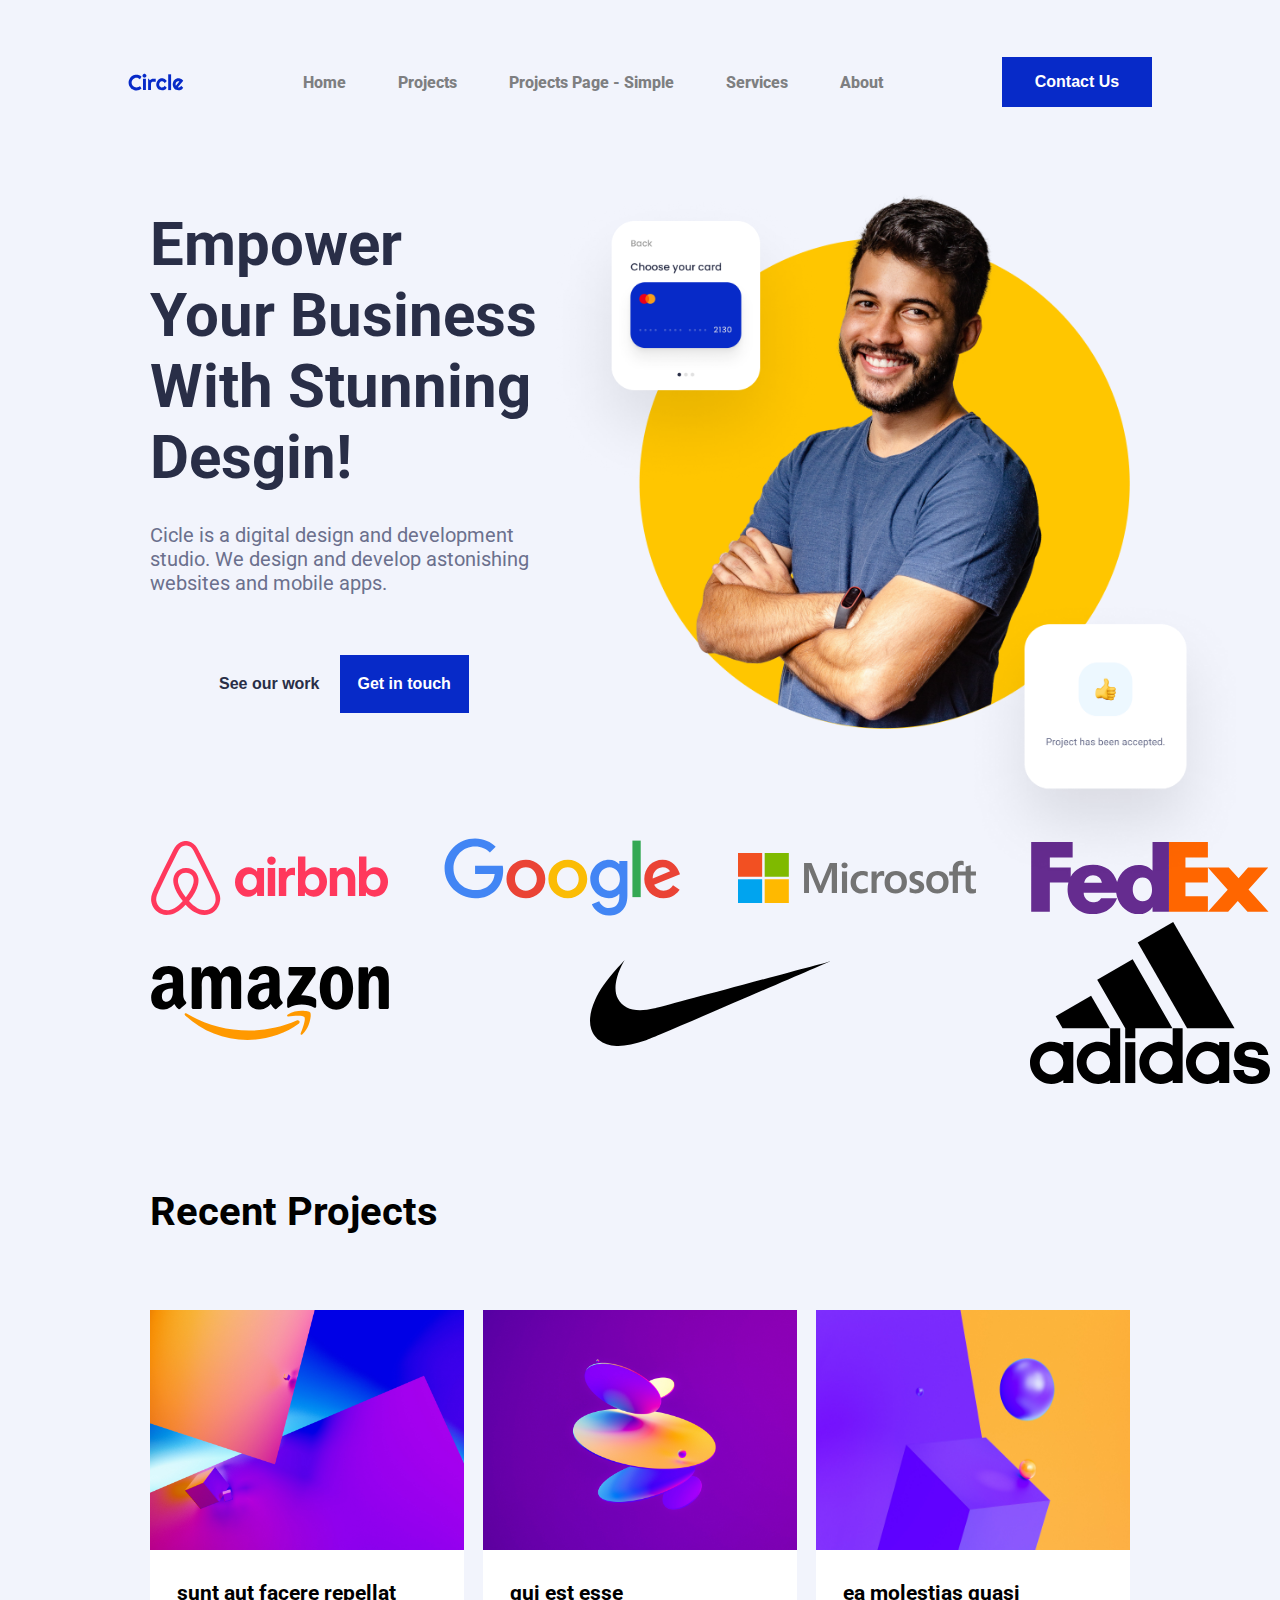
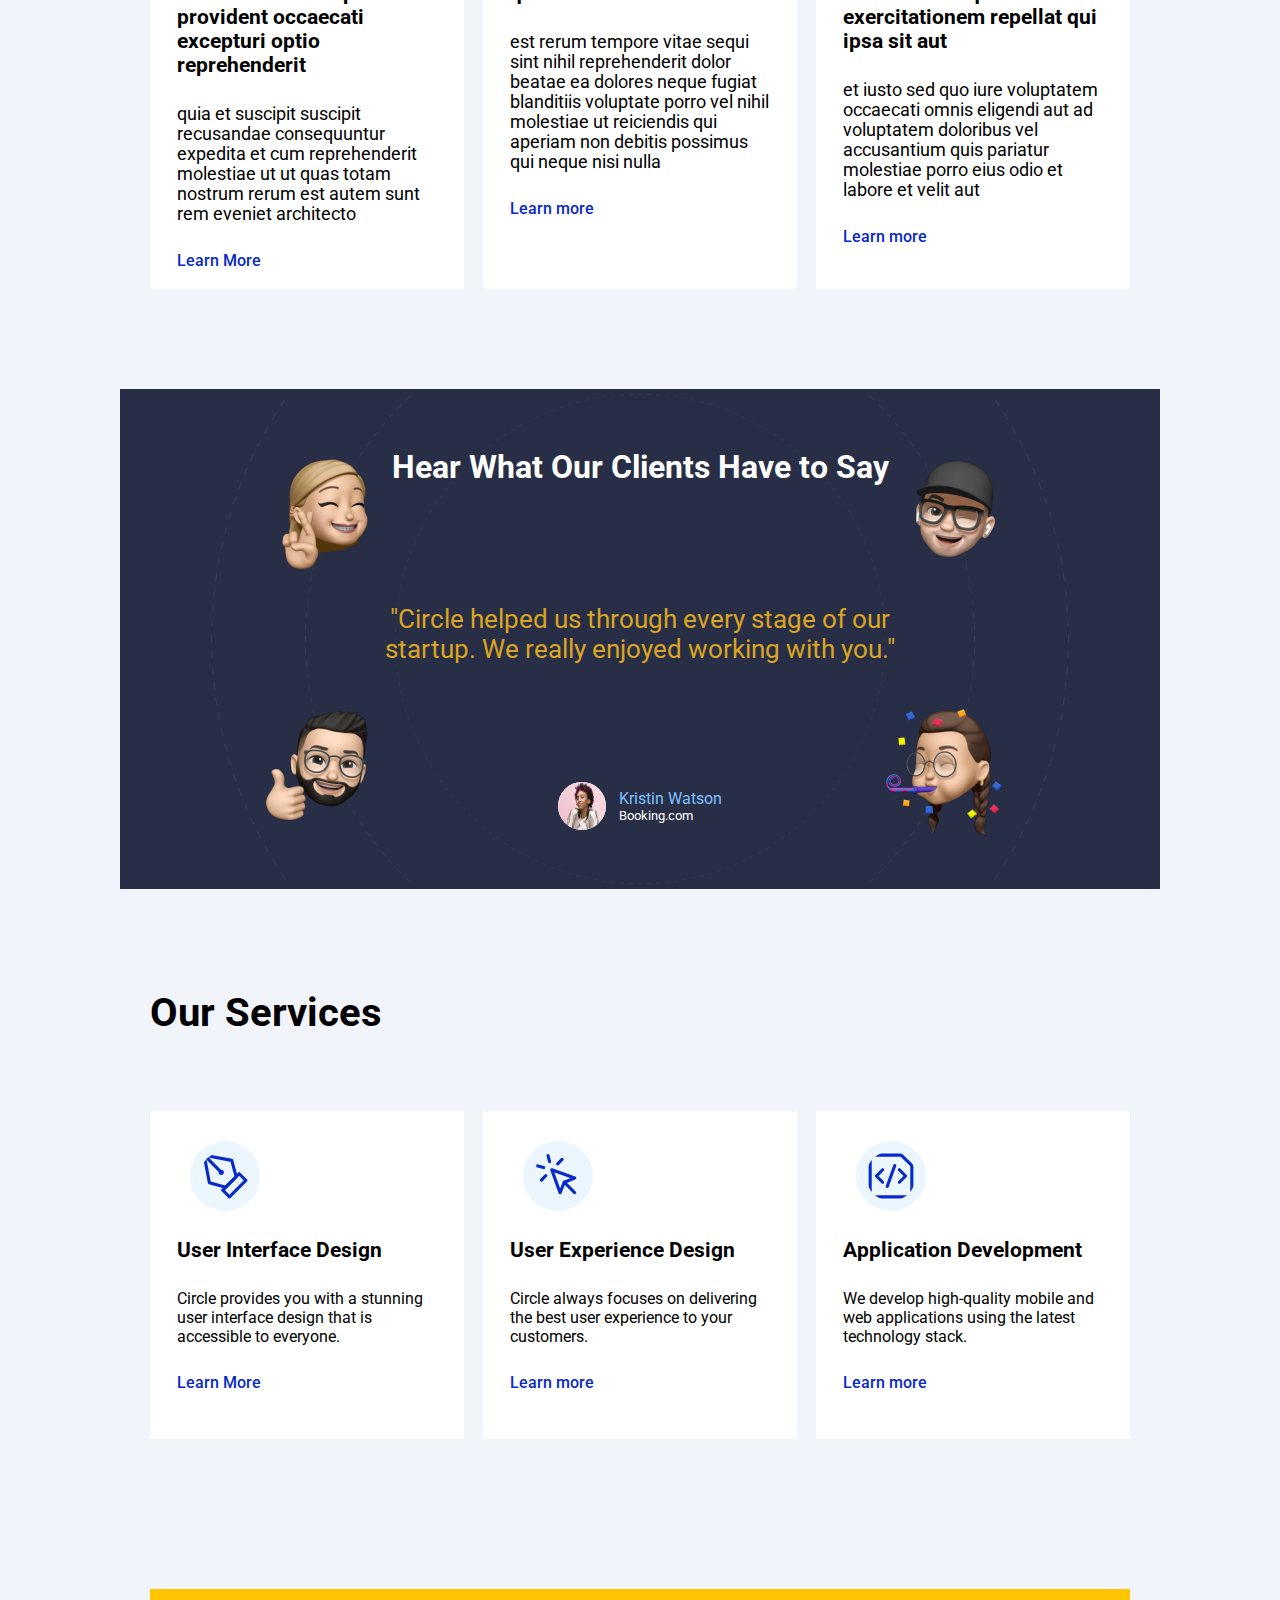
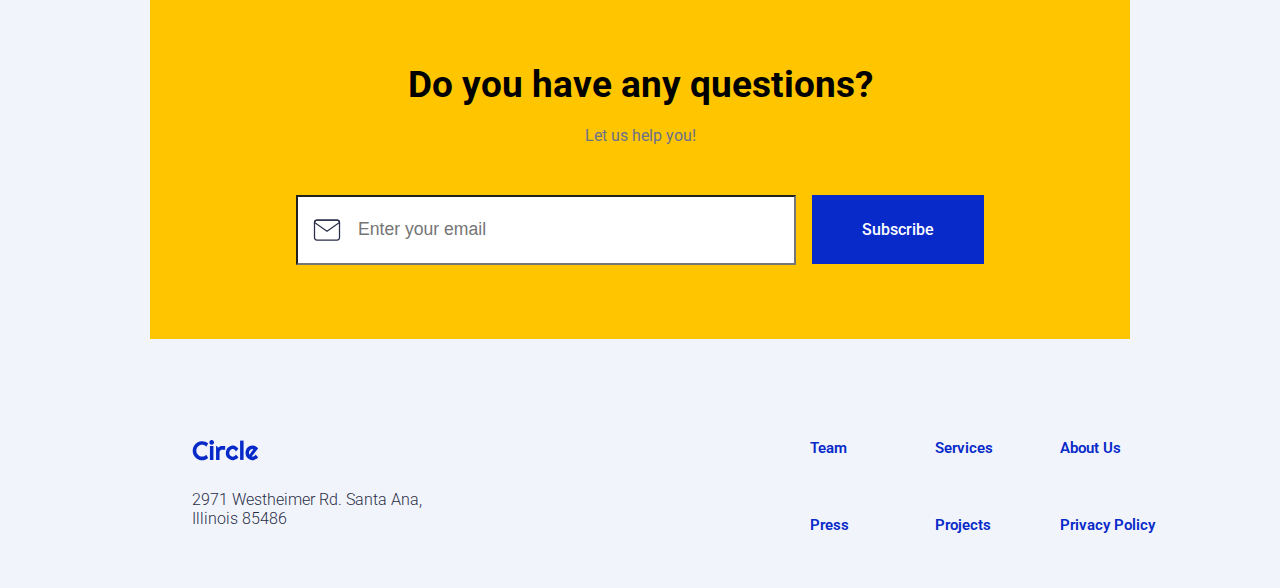
<file: midterm-project-boiler/index.html>
<!DOCTYPE html>
<html lang="en">
  <head>
    <meta charset="UTF-8" />
    <meta http-equiv="X-UA-Compatible" content="IE=edge" />
    <meta name="viewport" content="width=device-width, initial-scale=1.0" />
    <title>Circle Agency</title>
    <link rel="stylesheet" href="resources/styles/style.css" />
    <link rel="stylesheet" href="resources/styles/contact.css" />
    <link rel="stylesheet" href="resources/styles/project.css" />
  </head>
  <body>
    <header class="container">
      <nav class="menu">
        <img src="resources/images/logos/circle.svg" alt="circle"> 
        <ul id="lista">
          <li> <a href="./index.html"> Home</a> </li>
          <li> <a href="#projets"> Projects  </a></li>
          <li> <a href="./project.html"> Projects Page - Simple</a> </li>
          <li> <a href="#services"> Services  </a></li>
          <li> <a href="#about"> About  </a></li>
      </ul>
      <button class="btnContacto type="submit"  onclick="location.href='contact-us.html'">Contact Us</button>
    </nav>
  </header>

<section class="sectionHero">
  <div class="hero">
    <div class="heroText">
    <h1>Empower Your Business With Stunning Desgin!</h1>
    <p>Cicle is a digital design and development studio. We design and develop astonishing websites and mobile apps.</p>

  <div class="btnHero">
    <button class="btnWork" type="button"  onclick="location.href='index.html'">See our work</button>

    <button class="btnTouch" type="button"  onclick="location.href='contact-us.html'">Get in touch</button>
  </div>
  </div>
</div>

  <div class="imgHero">
    <img id="card1" src="./resources/images/hero-section/card-1.png" alt="card">
    <img id="imgHero" src="./resources/images/hero-section/hero-image.png" alt="hero">
    <img id="card2" src="./resources/images/hero-section/card-2.png" alt="card2">
  </div>
</section>

  <section class="logos">
    <a target="_blank" href="https://www.airbnb.es/">
      <img src="./resources/images/logos/airbnb-logo.svg" alt="airbnb">
    </a>
    <a target="_blank" href="https://www.google.com/">
      <img src="./resources/images/logos/google-logo.svg" alt="google">
    </a>
    <a target="_blank" href="https://www.microsoft.com/">
      <img src="./resources/images/logos/microsoft-logo.svg" alt="microsoft">
    </a>
    <a target="_blank" href="https://www.fedex.com/">
      <img src="./resources/images/logos/fedex-logo.svg" alt="fedex">
    </a>
    <a target="_blank" href="https://www.amazon.com/">
      <img src="./resources/images/logos/amazon-logo.svg" alt="amazon">
    </a>
    <a target="_blank" href="https://www.nike.com/">
      <img src="./resources/images/logos/Logo_NIKE.svg" alt="">
    </a>
    <a target="_blank" href="https://www.adidas.com/">
      <img src="./resources/images/logos/Adidas_Logo.svg" alt="adidas">
    </a>
  </section>

  <section class="sectionProject">
    <div class="projectTitulo">
    <h2>Recent Projects</h2>
    </div>
    <div class="projectsDiv">
    <div class="project">
        <img src="./resources/images/projects-section/1.jpg" alt="Project1">
        <h3>sunt aut facere repellat provident occaecati excepturi optio reprehenderit</h3>
        <p>quia et suscipit
          suscipit recusandae consequuntur expedita et cum
          reprehenderit molestiae ut ut quas totam
          nostrum rerum est autem sunt rem eveniet architecto</p>
          <a href="./index.html">Learn More</a>
        </div>
          
        <div class="project">
          <img src="./resources/images/projects-section/2.jpg" alt="">
          <h3>qui est esse</h3>
          <p>est rerum tempore vitae
            sequi sint nihil reprehenderit dolor beatae ea dolores neque
            fugiat blanditiis voluptate porro vel nihil molestiae ut reiciendis
            qui aperiam non debitis possimus qui neque nisi nulla</p>
            <a href="./index.html">Learn more</a>
        </div>

        <div class="project">
          <img src="./resources/images/projects-section/3.jpg" alt="">
          <h3>ea molestias quasi exercitationem repellat qui ipsa sit aut</h3>
          <p>et iusto sed quo iure
            voluptatem occaecati omnis eligendi aut ad
            voluptatem doloribus vel accusantium quis pariatur
            molestiae porro eius odio et labore et velit aut</p>
            <a href="./index.html">Learn more</a>
      </div>
      </div>
  </section>
 
<section class="testimonialSection">
  
  <img id="emoji1"src="./resources/images/testimonial-section/memoji-1.png" alt="emoji1">
  <img id="emoji2"src="./resources/images/testimonial-section/memoji-2.png" alt="emoji2">
  <img id="emoji3"src="./resources/images/testimonial-section/memoji-3.png" alt="emoji3">
  <img id="emoji4"src="./resources/images/testimonial-section/memoji-4.png" alt="emoji4">
  
<div class="testimonialText">
  <h2>Hear What Our Clients Have to Say</h2>
  <p>"Circle helped us through every stage of our startup. We really enjoyed working with you."</p>


  <div class="kristin">
    <img src="./resources/images/testimonial-section/profile.png" alt="kristin">
    <div>
      <h4>Kristin Watson</h4>
      <h5>Booking.com</h5>
    </div>
  </div>
</div>
</section>

<section class="sectionServices">
  <div class="servicesTitulo">
  <h2>Our Services</h2>
  </div>
  <div class="servicesDiv">
  <div class="services">
      <img src="./resources/images/services-section/icons/1.svg" alt="">
      <h3>User Interface Design</h3>
      <p>Circle provides you with a stunning user interface design that is accessible to everyone.</p>
        <a href="./index.html">Learn More</a>
      </div>
        
      <div class="services">
        <img src="./resources/images/services-section/icons/2.svg" alt="">
        <h3>User Experience Design</h3>
        <p>Circle always focuses on delivering the best user experience to your customers.</p>
          <a href="./index.html">Learn more</a>
      </div>

      <div class="services">
        <img src="./resources/images/services-section/icons/3.svg" alt="">
        <h3>Application Development</h3>
        <p>We develop high-quality mobile and web applications using the latest technology stack.</p>
        <a href="./index.html">Learn more</a>
    </div>
    </div>
</section>

<section class="questions">
  <div class="tituloQuestions">
    <h2>Do you have any questions?</h2>
  </div>
  <p>Let us help you!</p>
  <div class="emailQuestions">
    <input id="btnEmail"type="text" placeholder="Enter your email" required>
    <a id="btnSubscribe" href="./index.html">Subscribe</a>
  </div>
</section>
  
<footer class="sectionFooter">
  <div class="footerImg">
    <img src="./resources/images/logos/circle.svg" alt="cicleLogo">
    <p> 2971 Westheimer Rd. Santa Ana, Illinois 85486</p>
  </div>
  <div class="links">
    <a href="">Team</a>
    <a href="">Services</a>
    <a href="">About Us</a>
    <a href="">Press</a>
    <a href="">Projects</a>
    <a href="">Privacy Policy</a>
  </div>
</footer>

  </body>
</html>
</file>
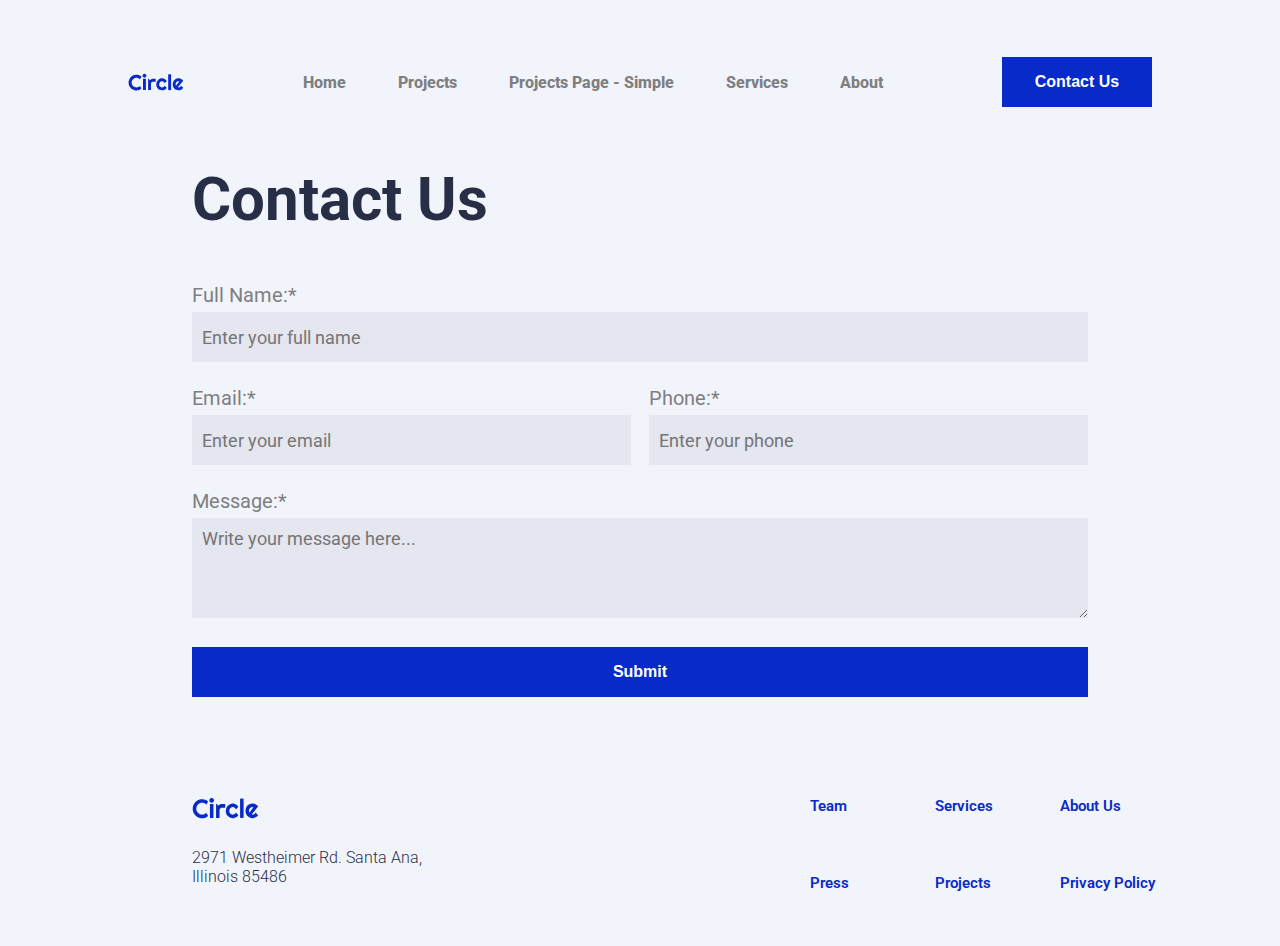
<file: midterm-project-boiler/contact-us.html>
<!DOCTYPE html>
<html lang="en">
<head>
    <meta charset="UTF-8">
    <meta http-equiv="X-UA-Compatible" content="IE=edge">
    <meta name="viewport" content="width=device-width, initial-scale=1.0">
    <title>Formulario de Contacto</title>
    <link rel="stylesheet" href="resources/styles/contact.css" />
    <link rel="stylesheet" href="resources/styles/style.css" />
    <link rel="stylesheet" href="resources/styles/project.css" />
</head>
<body>

    <section class="container">
          <nav class="menu">
            <img src="resources/images/logos/circle.svg" alt="circle"> 
            <ul id="lista">
              <li> <a href="./index.html"> Home</a> </li>
              <li> <a href="#projets"> Projects  </a></li>
              <li> <a href="./project.html"> Projects Page - Simple</a> </li>
              <li> <a href="#services"> Services  </a></li>
              <li> <a href="#about"> About  </a></li>
          </ul>
          <button class="btnContacto type="submit"  onclick="location.href='contact-us.html'">Contact Us</button>
        </nav>
    </section>
      <section id="section1">
      <div id="formulario">
        <h1 id="tituloForm">Contact Us</h1><br><br>
        <div class="divNombre">
            <form action="enviar.php" method="POST">
            <label class="labelform" for="nombre">Full Name:*</label><br>
            <input id="nombre" type="text" id="nombre" name="nombre" placeholder="Enter your full name" required><br><br>
        </div>
        <div class="divMedio">
            <div class="divEmail">
            <label class="labelform" for="email">Email:*</label><br>
            <input id="email" type="email" id="email" name="email" placeholder="Enter your email    " required><br><br>
        </div>
        <div class="divPhone">
            <label class="labelform" for="phone">Phone:*</label><br>
            <input id="phone" type="number"  name="phone" placeholder="Enter your phone"required><br><br>
        </div>
        </div>
        <div class="divMensaje">
            <label class="labelform" for="mensaje">Message:*</label><br>
            <textarea
            placeholder="Write your message here..."
            maxlength="5000" id="mensaje" required=""
          ></textarea><br><br>
        </div> 
        <input id="enviar" type="submit" value="Submit">
        </form>
      </div>
      </section>
      <footer class="sectionFooter">
        <div class="footerImg">
          <img src="./resources/images/logos/circle.svg" alt="cicleLogo">
          <p> 2971 Westheimer Rd. Santa Ana, Illinois 85486</p>
        </div>
        <div class="links">
          <a href="">Team</a>
          <a href="">Services</a>
          <a href="">About Us</a>
          <a href="">Press</a>
          <a href="">Projects</a>
          <a href="">Privacy Policy</a>
        </div>
      </footer>
      
        </body>
      </html>
</file>
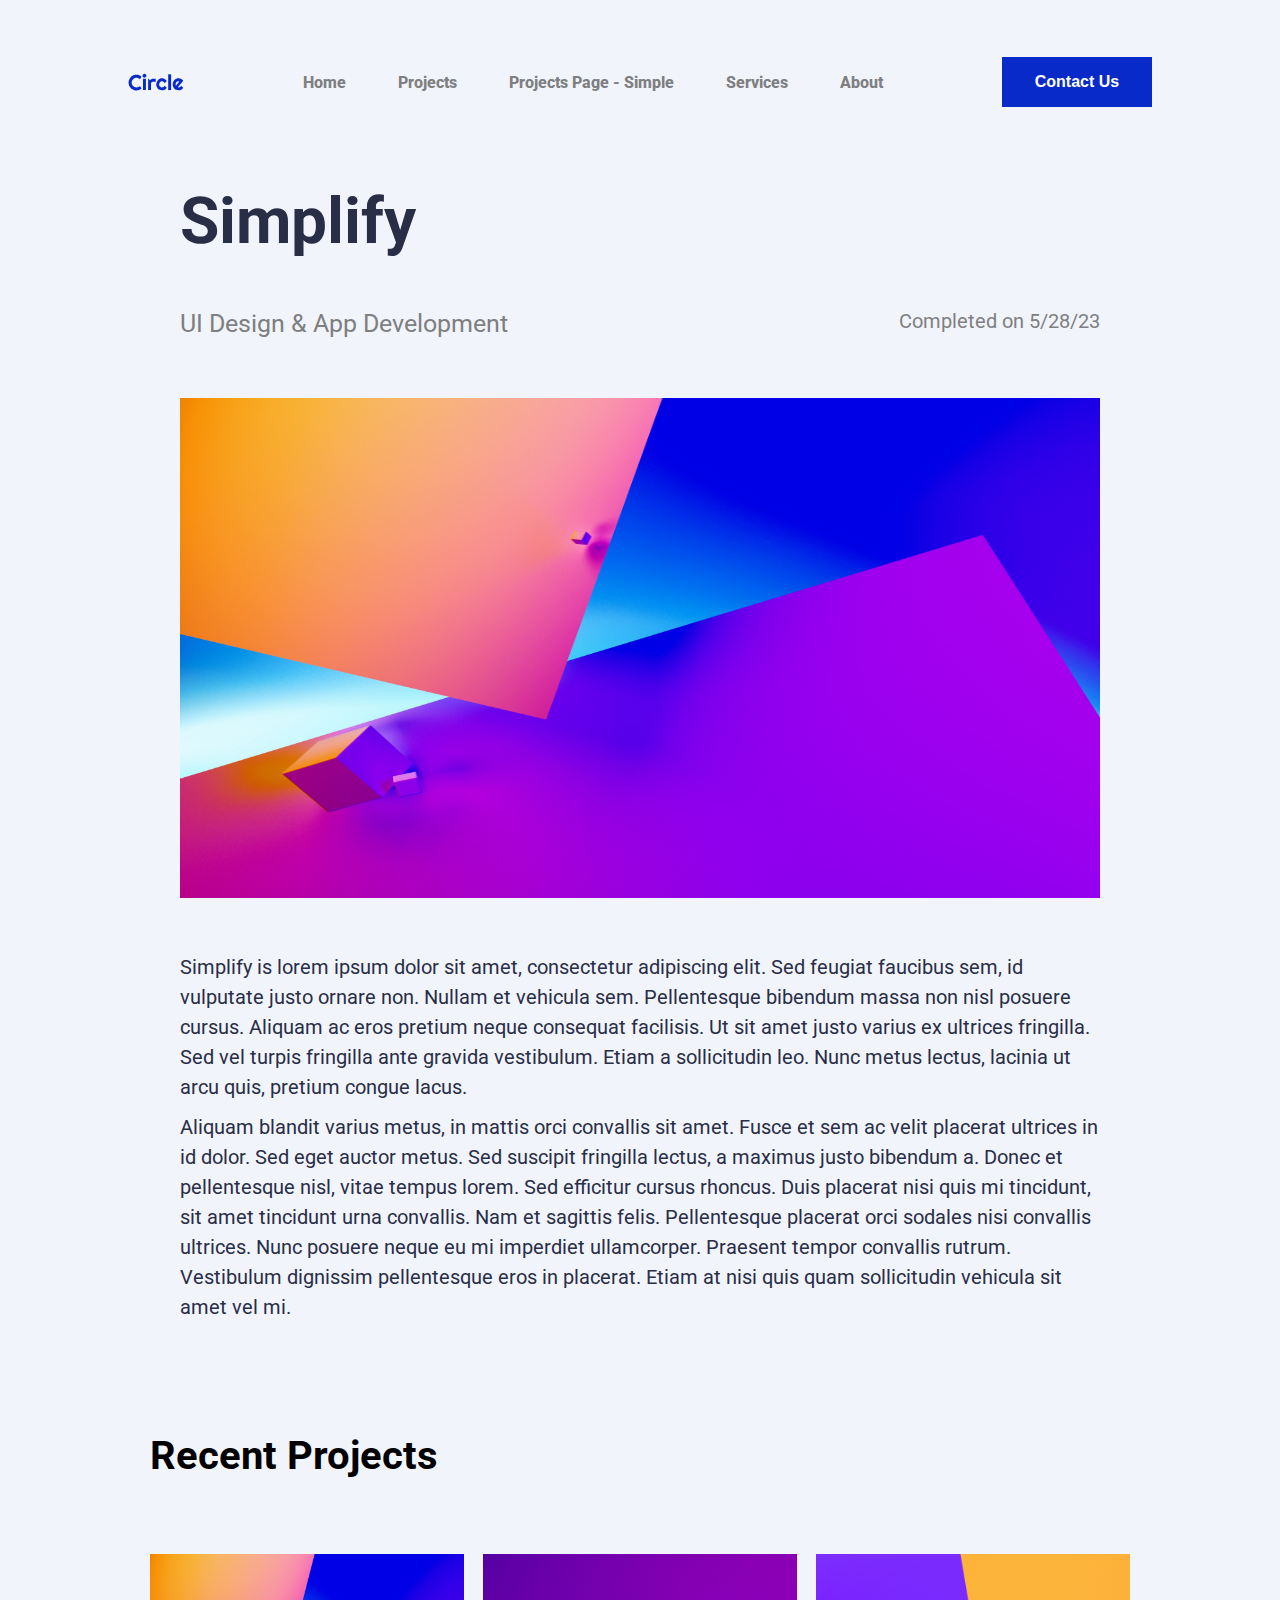
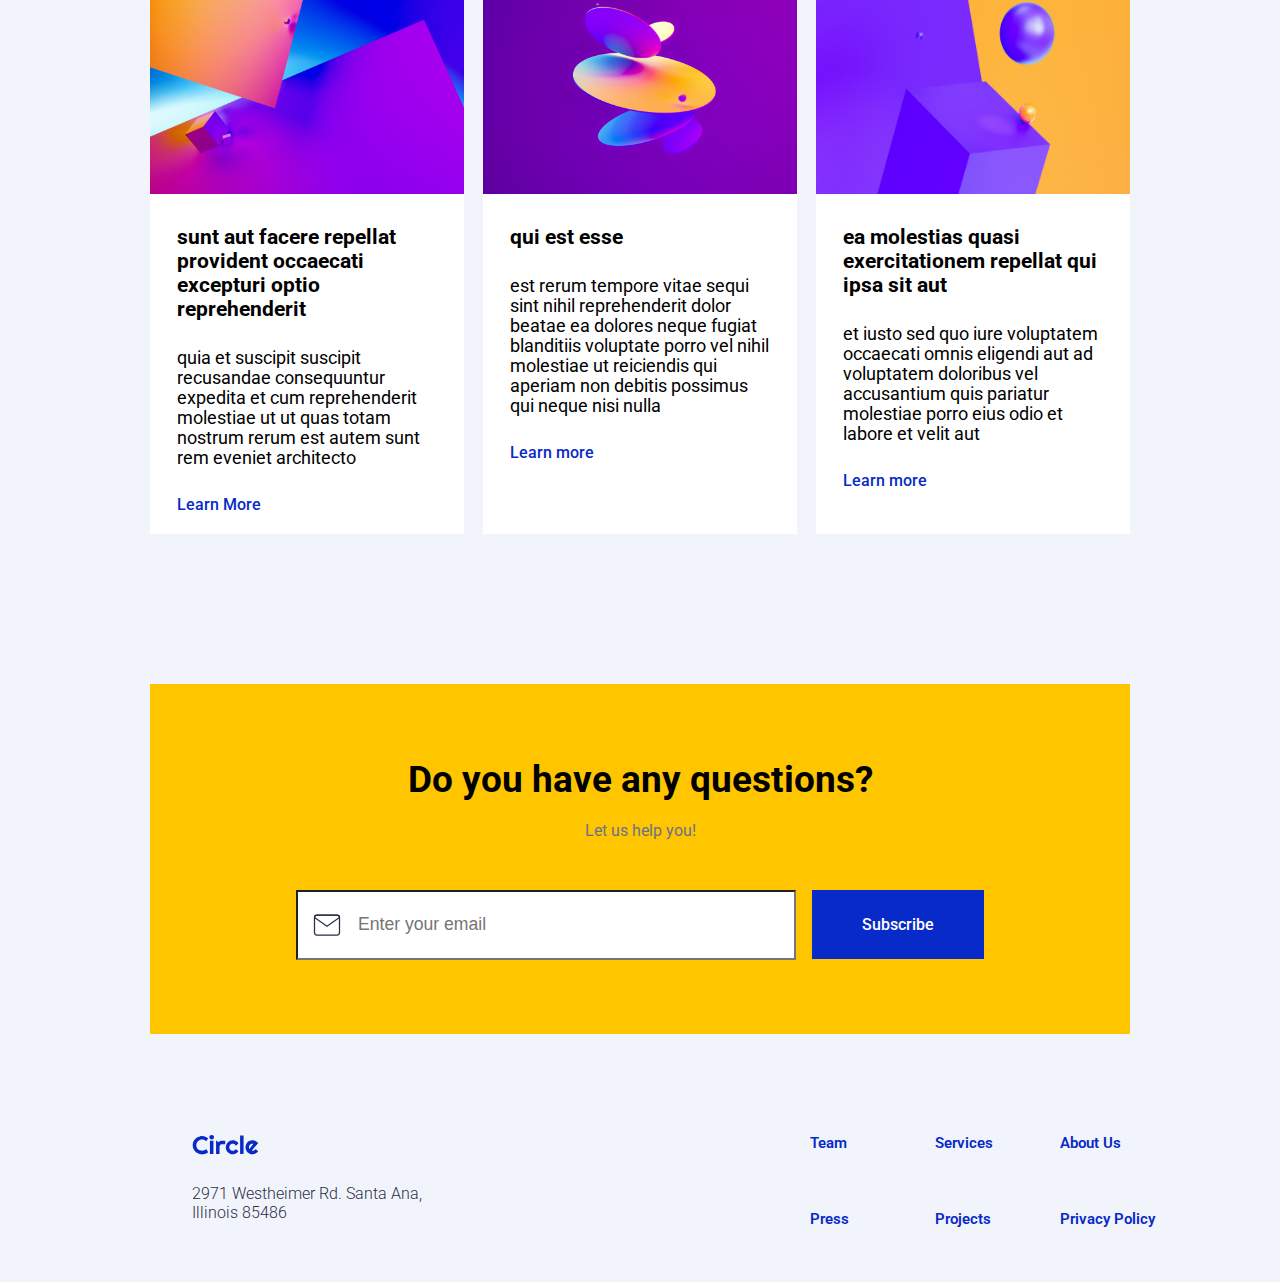
<file: midterm-project-boiler/project.html>
<!DOCTYPE html>
<html lang="en">
  <head>
    <meta charset="UTF-8" />
    <meta http-equiv="X-UA-Compatible" content="IE=edge" />
    <meta name="viewport" content="width=device-width, initial-scale=1.0" />
    <title>Circle Agency</title>
    <link rel="stylesheet" href="resources/styles/style.css" />
    <link rel="stylesheet" href="resources/styles/contact.css" />
    <link rel="stylesheet" href="resources/styles/project.css" />
  </head>
  <body>
    <header class="container">
      <nav class="menu">
        <img src="resources/images/logos/circle.svg" alt="circle"> 
        <ul id="lista">
          <li> <a href="./index.html"> Home</a> </li>
          <li> <a href="#projets"> Projects  </a></li>
          <li> <a href="./project.html"> Projects Page - Simple</a> </li>
          <li> <a href="#services"> Services  </a></li>
          <li> <a href="#about"> About  </a></li>
      </ul>
      <button class="btnContacto type="submit"  onclick="location.href='contact-us.html'">Contact Us</button>
    </nav>
  </header>

  <section class="containerProject">
    <div class="simplifyProject">
        <h1>Simplify</h1>
        <div class="textoSimplify">
            <h3>UI Design & App Development</h3>
            <h4>Completed on 5/28/23</h4>
        </div>
        <div class="imgProject">
        <img src="./resources/images/projects-section/1.jpg" alt="Simplify">
        </div>
        <div class="cuerpoSimplify">
            <p>Simplify is lorem ipsum dolor sit amet, consectetur adipiscing
                elit. Sed feugiat faucibus sem, id vulputate justo ornare non.
                Nullam et vehicula sem. Pellentesque bibendum massa non nisl
                posuere cursus. Aliquam ac eros pretium neque consequat facilisis.
                Ut sit amet justo varius ex ultrices fringilla. Sed vel turpis
                fringilla ante gravida vestibulum. Etiam a sollicitudin leo. Nunc
                metus lectus, lacinia ut arcu quis, pretium congue lacus.
            </p>

            <p>Aliquam blandit varius metus, in mattis orci convallis sit amet.
            Fusce et sem ac velit placerat ultrices in id dolor. Sed eget
            auctor metus. Sed suscipit fringilla lectus, a maximus justo
            bibendum a. Donec et pellentesque nisl, vitae tempus lorem. Sed
            efficitur cursus rhoncus. Duis placerat nisi quis mi tincidunt,
            sit amet tincidunt urna convallis. Nam et sagittis felis.
            Pellentesque placerat orci sodales nisi convallis ultrices. Nunc
            posuere neque eu mi imperdiet ullamcorper. Praesent tempor
            convallis rutrum. Vestibulum dignissim pellentesque eros in
            placerat. Etiam at nisi quis quam sollicitudin vehicula sit amet
            vel mi.
            </p>
        </div>
    </div>
  </section>

  <section class="sectionProject">
    <div class="projectTitulo">
    <h2>Recent Projects</h2>
    </div>
    <div class="projectsDiv">
    <div class="project">
        <img src="./resources/images/projects-section/1.jpg" alt="Project1">
        <h3>sunt aut facere repellat provident occaecati excepturi optio reprehenderit</h3>
        <p>quia et suscipit
          suscipit recusandae consequuntur expedita et cum
          reprehenderit molestiae ut ut quas totam
          nostrum rerum est autem sunt rem eveniet architecto</p>
          <a href="./index.html">Learn More</a>
        </div>
          
        <div class="project">
          <img src="./resources/images/projects-section/2.jpg" alt="">
          <h3>qui est esse</h3>
          <p>est rerum tempore vitae
            sequi sint nihil reprehenderit dolor beatae ea dolores neque
            fugiat blanditiis voluptate porro vel nihil molestiae ut reiciendis
            qui aperiam non debitis possimus qui neque nisi nulla</p>
            <a href="./index.html">Learn more</a>
        </div>

        <div class="project">
          <img src="./resources/images/projects-section/3.jpg" alt="">
          <h3>ea molestias quasi exercitationem repellat qui ipsa sit aut</h3>
          <p>et iusto sed quo iure
            voluptatem occaecati omnis eligendi aut ad
            voluptatem doloribus vel accusantium quis pariatur
            molestiae porro eius odio et labore et velit aut</p>
            <a href="./index.html">Learn more</a>
      </div>
      </div>
      </section>
  <section class="questions">
    <div class="tituloQuestions">
      <h2>Do you have any questions?</h2>
    </div>
    <p>Let us help you!</p>
    <div class="emailQuestions">
      <input id="btnEmail"type="text" placeholder="Enter your email" required>
      <a id="btnSubscribe" href="./index.html">Subscribe</a>
    </div>
  </section>
    
  <footer class="sectionFooter">
    <div class="footerImg">
      <img src="./resources/images/logos/circle.svg" alt="cicleLogo">
      <p> 2971 Westheimer Rd. Santa Ana, Illinois 85486</p>
    </div>
    <div class="links">
      <a href="">Team</a>
      <a href="">Services</a>
      <a href="">About Us</a>
      <a href="">Press</a>
      <a href="">Projects</a>
      <a href="">Privacy Policy</a>
    </div>
  </footer>
  
    </body>
  </html>
</file>
<file: midterm-project-boiler/resources/styles/style.css>
@import url("https://fonts.googleapis.com/css2?family=Cinzel&family=Roboto:wght@100;300;400;500&display=swap");

:root {
  --primary: #072ac8;
}

* {
  margin: 0;
  padding: 0;
  box-sizing: border-box;
  background-color: #F2F4FC;

}

body {
  font-family: "Roboto", sans-serif;
}
/* ------------------------------------------------------------------------ */
/* ------------------------------ INDEX html ------------------------------ */
/* ------------------------------------------------------------------------ */
/*------------- CSS NAVBAR ----------------*/
.container{
  width:100%;
  height: 100%;
  padding-left: 10%;
  padding-right: 10%;
  padding-top:2.5%;
  padding-bottom:2.5%;

}



.menu img{
  width: 5.5%;
  height: auto;

}

.menu{
  width: 100%;
  height: 100px;
  display: flex;
  justify-content: space-between;
  align-items: center;
  font-weight: 800;

}

#lista {
  list-style-type: none;
  display: flex;
  justify-content: center;
  list-style: none;
  padding: 0;
}
#lista li{
  display: inline;
  text-align: center;
  padding: 16px 16px;
  text-decoration: none;
  margin: 0 10px;

  
}
#lista li a {
  text-decoration: none;
  color: #7e7f81;
}
 #lista a:hover{
  color: #072ac8;
 }

.btnContacto{
  background-color: #072ac8;
  width: 150px;
  height: 50px;
  color: white;
  font-size: 16px;
  font-weight:800;
  border:none;
}

.btnContacto:hover{
  background-color: #292E47;
}

/*----------- CSS SECTION 1 ------------------*/ 

.sectionHero {
  margin: 5% 7.5%;
}

.sectionHero {
  display: flex;
  justify-content: center;
  gap: 100px;
  align-items: center;
  margin: 20px 150px 20px 150px;
}

.hero {
  width: 500px;
  position: relative;
  
}

.heroText h1 {
  color: #292e47;
  font-size: 60px;
}

.heroText p {
  color: #6b708d;
  padding-top: 30px;
  font-size: 20px;
}

.btnHero {
  display: flex;
  justify-content: center;
  align-items: center;
  gap: 20px;
  padding-top: 60px;
}

.btnWork{
  border: none;
  text-decoration: none;
  font-weight: 500;
  color: #292E47;
  font-size: 16px;
  font-weight:800;
  border:none;
}

.btnTouch{
  background-color: #072ac8;
  color: white;
  text-decoration: none;
  padding: 20px 18px;
  font-size: 16px;
  font-weight:800;
  border:none;
}

.btnTouch:hover{
  background-color: #292E47;
}

.imgHero{
  position: relative;
}

#card1{
  width: 60%;
  height: auto;
  position: absolute;
  left: -100px;
  background-color: transparent;

}

#imgHero{
  height: 550px;
}

#card2{
  width: 60%;
  height: auto;
  position: absolute;
  bottom: -150px;
  left: 320px;
  background-color: transparent;
}

/*-----------SECCION IMAGENES -----------*/

.logos{
  margin: 100px 150px 20px 150px;
  display: flex;
  flex-direction: row;
  justify-content: space-between;
  align-items: center;
  width: 70rem;
  flex-wrap: wrap;
}

.logos img{
  margin: 0 auto;
  width: 15rem;
}

/* ------------------------------ Recent projects ------------------------------ */
.sectionProject{
  margin: 100px 150px 20px 150px;
  
}
.projectsDiv{
   display: flex;
  justify-content: space-between;

}
.projectTitulo{
  margin: 100px 0 75px 0;
  display: flex;
}

.projectTitulo h2 {
  font-size: 2.5rem;
}
.project {
  width: 32%;
  background-color: white;
  padding-bottom: 2%;
}
.project img {
  width: 100%;
  height: 240px;
}

.project h3 {
  font-size: 1.3rem;
  margin: 27px;
  background-color: white;
}

.project p {
  font-size: 1.1rem;
  margin: 0 27px 27px 27px;
  background-color: white;
}

.project a {
  text-decoration: none;
  font-weight: 500;
  color: #072ac8;
  margin: 0 27px 27px 27px;
  background-color: white;
  
}

/*---------------TESTIONIAL SECTION -------------------*/

.testimonialSection{
  margin: 100px 120px 20px 120px;
  background-color: #292e47;
  background-image: url("../images/testimonial-section/orbit.png");
  background-position: center;
  background-repeat: no-repeat;
  background-size: contain;
  position: relative;
  height: 500px;
 
}
.testimonialText{
  background-color: transparent;
  display: flex;
  flex-direction: column;
  justify-content: space-around;
  align-items: center;
  width: 100%;
  height: 100%;
  
}
.testimonialText p{
  color: goldenrod;
  font-size: 1.6rem;
  background-color: transparent;
  width: 50%;
  text-align: center;
 }


.testimonialText h2{
  color: white;
  font-size: 2rem;
  background-color: transparent;

}

.kristin{
  width: 17%;
  display: flex;
  justify-content: space-around;
  background-color: transparent;
}

.kristin img{
  width: 48px;
  height: 48px;
  border-radius: 100px;
  
}

.kristin h4{
  color: #7cc2ff;
  font-weight: 400;
  background-color: transparent;
  margin: 0;
}

.kristin h5{
  color: white;
  font-weight: 400;
  background-color: transparent;
  
}

.kristin div{
  display: flex;
  flex-direction: column;
  align-items: flex-start;
  justify-content: center;
  background-color: transparent;
}

#emoji1{
  width: 150px;
  height: 150px;
  left: 12%;
  top: 10%;
  right: auto;
  bottom: auto;
  background-color: transparent;
  position: absolute;
}

#emoji2{
  width: 150px;
  height: 150px;
  right: 13%;
  top: 10%;
  left: auto;
  bottom: auto;
  background-color: transparent;
  position: absolute;
}

#emoji3{
  width: 150px;
  height: 150px;
  left: 12%;
  bottom: 10%;
  right: auto;
  top: auto;
  background-color: transparent;
  position: absolute;
}

#emoji4{
  width: 150px;
  height: 150px;
  right: 13%;
  bottom: 10%;
  left: auto;
  top: auto;
  background-color: transparent;
  position: absolute;
}
/* ------------------------------ Services ------------------------------ */

.sectionServices{
  margin: 100px 150px 20px 150px;
  
}
.servicesDiv{
  display: flex;
  justify-content: space-between;

}
.servicesTitulo{
  margin: 100px 0 75px 0;
  display: flex;
}

.servicesTitulo h2 {
  font-size: 2.5rem;
}
.services {
  width: 32%;
  background-color: white;
  padding-bottom: 2%;
  display: flex;
  flex-direction: column;
  justify-content: space-between;
}
.services img {
  width: 70px;
  border-radius: 50%;
  background-color: #ecf6ff;
  margin-left: 40px;
  margin-top: 30px;
  background-size: cover;
  background-position: center;
  padding: 10px;
}

.services h3 {
  font-size: 1.3rem;
  margin: 27px;
  background-color: white;
}

.services p {
  font-size: 1rem;
  margin: 0 27px 27px 27px;
  background-color: white;
}

.services a {
  text-decoration: none;
  font-weight: 500;
  color: #072ac8;
  margin: 0 27px 27px 27px;
  background-color: white;
}
/* ------------------------------ Questions form ------------------------------ */

.questions {
  margin: 100px 150px 20px 150px;
  background-color: #ffc600;
  height: 350px;
  margin-top: 150px;
  text-align: center;
  display: flex;
  flex-direction: column;
  justify-content: center;
  align-items: center;
  
}
.tituloQuestions h2{
  font-size: 2.3rem;
  background: transparent;
  background-color: #ffc600;
}
.questions p{
  color: #6C718B;
  font-weight: 400;
  margin: 20px 0 50px 0;
  background: transparent;
}

#btnEmail{
  height: 70px;
  font-weight: 400;
  font-size: 1.1rem;
  width: 500px;
  background-color: white;
  background-image: url("../images/newsletter/icon/mail.svg");
  background-position: 3% 50%;
  padding-left: 50px;
  background-repeat: no-repeat;
  padding-left: 60px;
}

.emailQuestions{
  width: 100%;
  background: transparent;
}

#btnSubscribe{
  text-decoration: none;
  background-color: #072ac8;
  color: white;
  font-weight: 500;
  font-size: 1rem;
  margin-left: 12px;
  padding: 25px 50px 25px 50px;
}


/* ------------------------------ Footer ------------------------------ */

.sectionFooter{
  margin: 100px 120px 20px 120px;
  margin-left: 15%;
  display: flex;
  justify-content:left;
  gap: 350px;
  color: #292E47;
}

.footerImg{
  padding-bottom: 40px;
}

.links{
  display: grid;
  grid-template-columns: 100px 100px 100px;
  gap: 25px;

}

.links a{
  font-size: 15px;
  text-decoration: none;
  color: #072ac8; 
  font-weight: 600;
}

.footerImg p{
  font-weight: 300;
  padding-top: 25px;
}

.footerImg img{
  width: 25%;
  height: auto;
}

/* ----------------------------------------------------------------------------- */
/* ------------------------------ About html ------------------------------ */
/* ----------------------------------------------------------------------------- */

/* Your CSS code goes here */

/* --------------------------------------------------------------------------- */
/* ------------------------------ MEDIA QUERIES ------------------------------ */
/* --------------------------------------------------------------------------- */

/* ------------------------- Smaller than 990px (tablet) ------------------------- */
@media (max-width: 990px) {
  /* Your CSS code goes here */
}

/* ------------------------- Smaller than 766px (mobile) ------------------------- */
@media (max-width: 766px) {
  /* Your CSS code goes here */
}

/* ------------------------------ Hamburguer menu ------------------------------ */

/* Your CSS code goes here */

/* ------------------------------ Alert ------------------------------ */

/* Your CSS code goes here */

/* ------------------------------ Sticky scroll bar ------------------------------ */

/* Your CSS code goes here */
</file>
<file: midterm-project-boiler/resources/styles/contact.css>
@import url("https://fonts.googleapis.com/css2?family=Cinzel&family=Roboto:wght@100;300;400;500&display=swap");

:root {
  --primary: #072ac8;
}

* {
  margin: 0;
  padding: 0;
  box-sizing: border-box;
  background-color: #F2F4FC;

}

body {
    font-family: "Roboto", sans-serif;
}

#section1{
   width: 100%;
   height: 100%; 
   display:flex;
   justify-content: center;
}

#formulario{
    width: 70%; 
    height: 100%; 
    font-size: 20px;
    display: flex;
    flex-direction: column;
}

#nombre{
    width: 100%;
    height: 50px;
}

.divMedio{
    display: flex;
    justify-content: space-between;
}

.divEmail,.divPhone{
    width: 49%;
}

#tituloForm{
    font-size: 60px;
    color:#292E47;
}

.labelform{
    color: #7e7f81;
}

#email,#nombre,#phone,#mensaje{
    font-family: "Roboto", sans-serif;
    font-size: 18px;
    border: none;
    background-color: #E4E6F0;
    margin-top:5px;
    padding-left:10px;
}

#email{
    width: 100%;
    height: 50px;

}

#phone{
    width: 100%;
    height: 50px;

}


#mensaje{
    width: 100%;
    height: 100px;
    padding-top:10px;

}

.divMensaje{
    width: 100%;
}

#enviar{
    width: 100%;
    height: 50px;
    color: white;
    font-size: 16px;
    font-weight:800;
    border:none;
    background-color: #072ac8;

}

#enviar:hover{
    color: white;
    background-color: #292E47;
    border:none;
}
</file>
<file: midterm-project-boiler/resources/styles/project.css>
.containerProject{
    display: flex;
    justify-content: column;
    margin: 20px 180px 20px 180px;

}

.simplifyProject h1{
    font-size: 4rem;
    color: #292e47;
    margin-bottom: 30px
}

.textoSimplify h3, h4{
    font-weight: 400;
    margin: 20px 0 50px 0;
    color: #7e7f81;
}
.imgProject img{
    width: 100%;
    height: 500px;
    margin-bottom: 50px;
}
.cuerpoSimplify p{
    font-size: 20px;
    margin-bottom: 10px;
    line-height: 30px;
    color: #292e47
}
.textoSimplify{
    display: flex;
    justify-content: space-between;
}
.textoSimplify h3{
    font-size: 25px;
    margin-bottom: 60px;
    
}
.textoSimplify h4{
    font-size: 20px;
}
</file>
